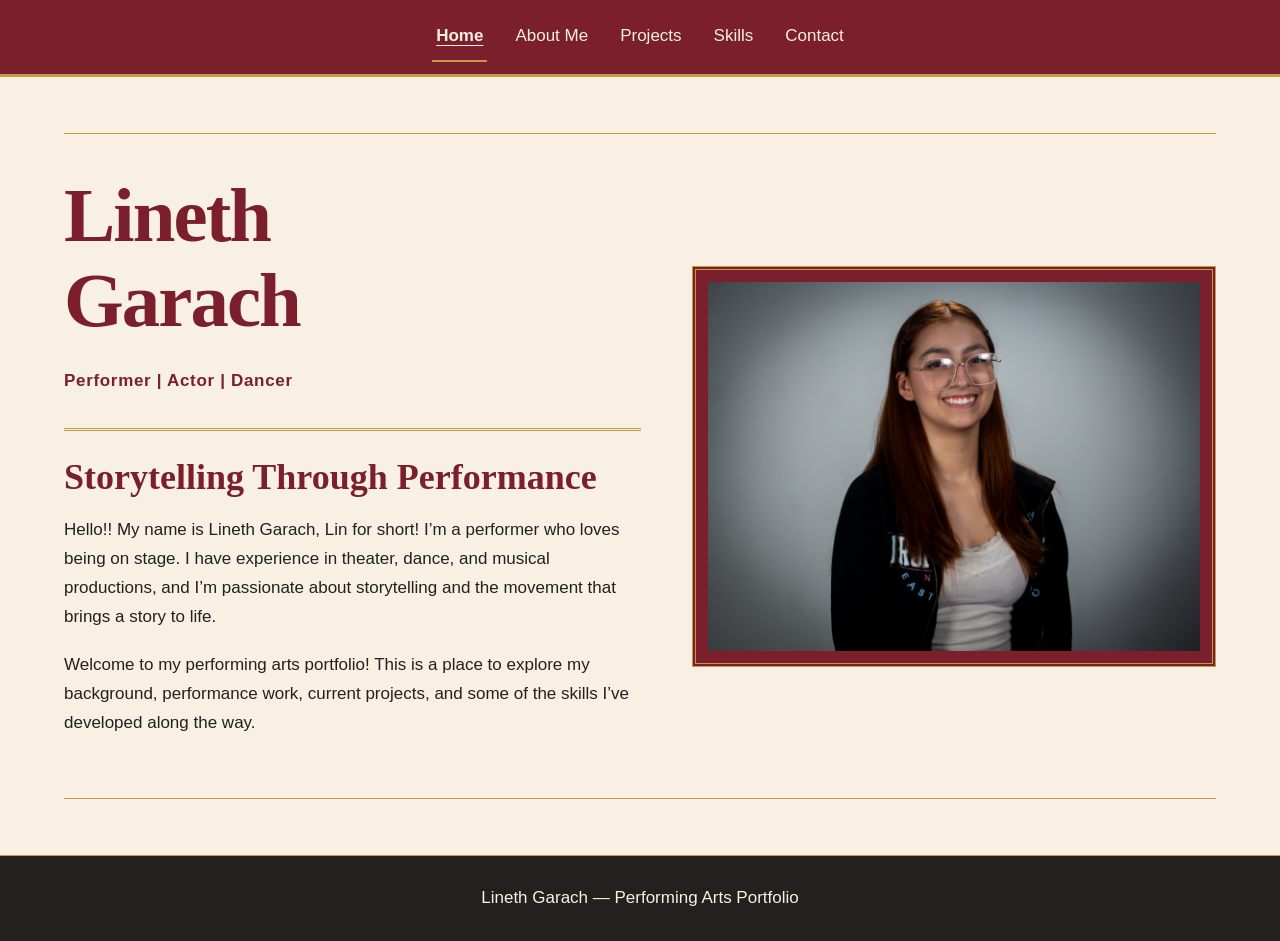
<file: index.html>
<!DOCTYPE html>
<html lang="en">
<head>
  <meta charset="UTF-8">
  <meta name="viewport" content="width=device-width, initial-scale=1.0">
  <meta name="description" content="Meet Lineth Garach, a performer, actor, and dancer with experience in theater, dance, and musical productions and a passion for storytelling through performance.">
  <title>Lineth Garach | Performer, Actor &amp; Dancer</title>
  <link rel="stylesheet" href="styles.css">
  <script src="script.js" defer></script>
</head>
<body>
  <a href="#main-content">Skip to main content</a>

  <header>
    <nav aria-label="Main navigation">
      <button type="button" class="menu-toggle" aria-expanded="false" aria-controls="navigation-links" hidden>Menu</button>
      <ul id="navigation-links">
        <li><a href="index.html" aria-current="page">Home</a></li>
        <li><a href="about.html">About Me</a></li>
        <li><a href="projects.html">Projects</a></li>
        <li><a href="skills.html">Skills</a></li>
        <li><a href="contact.html">Contact</a></li>
      </ul>
    </nav>
  </header>

  <main id="main-content" class="home-main" tabindex="-1">
    <div class="home-hero">
      <div class="home-introduction">
        <h1>Lineth Garach</h1>
        <p class="performer-subtitle">Performer | Actor | Dancer</p>

        <section aria-labelledby="introduction-heading">
          <h2 id="introduction-heading">Storytelling Through Performance</h2>
          <p>Hello!! My name is Lineth Garach, Lin for short! I’m a performer who loves being on stage. I have experience in theater, dance, and musical productions, and I’m passionate about storytelling and the movement that brings a story to life.</p>
          <p>Welcome to my performing arts portfolio! This is a place to explore my background, performance work, current projects, and some of the skills I’ve developed along the way.</p>
        </section>
      </div>
      <div class="headshot-frame">
        <img src="images/lineth-headshot.jpg" alt="Headshot of Lineth Garach" width="2048" height="1536" fetchpriority="high">
      </div>
    </div>
  </main>

  <footer>
    <p>Lineth Garach — Performing Arts Portfolio</p>
  </footer>
</body>
</html>
</file>
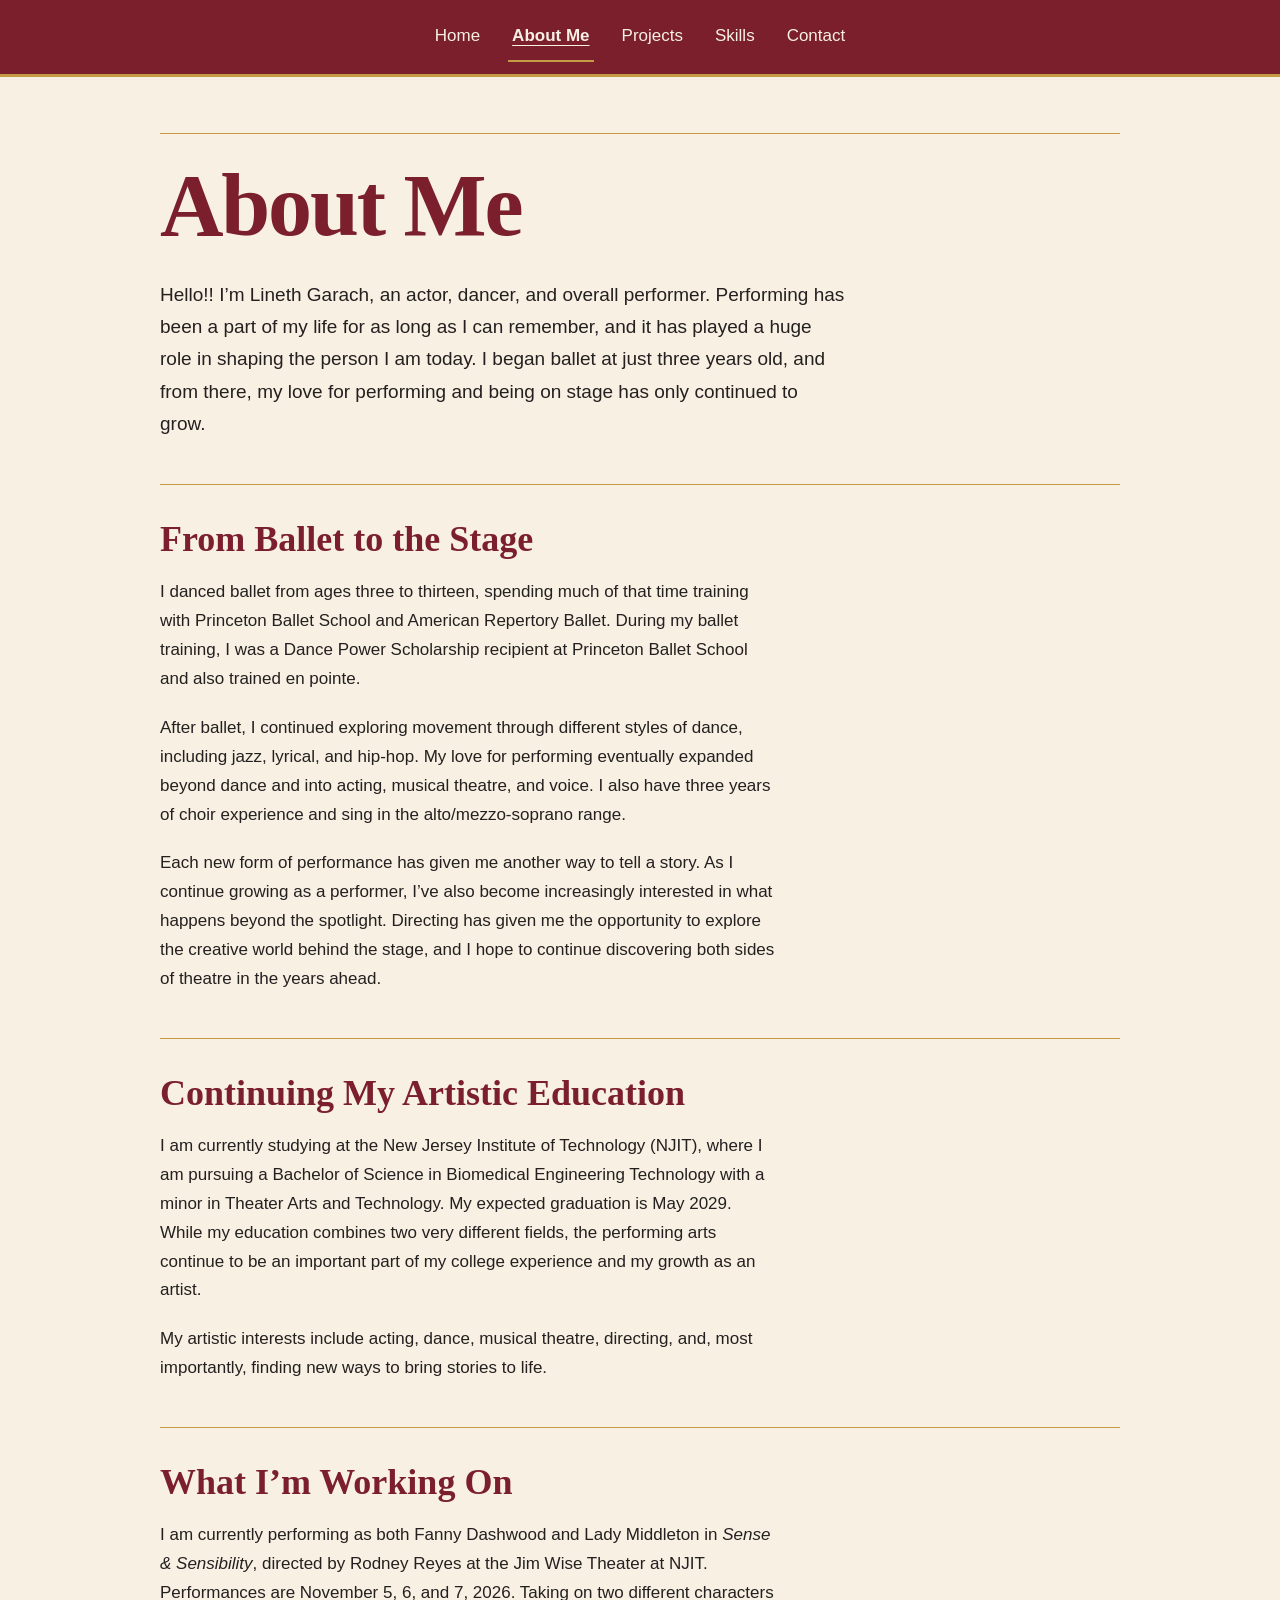
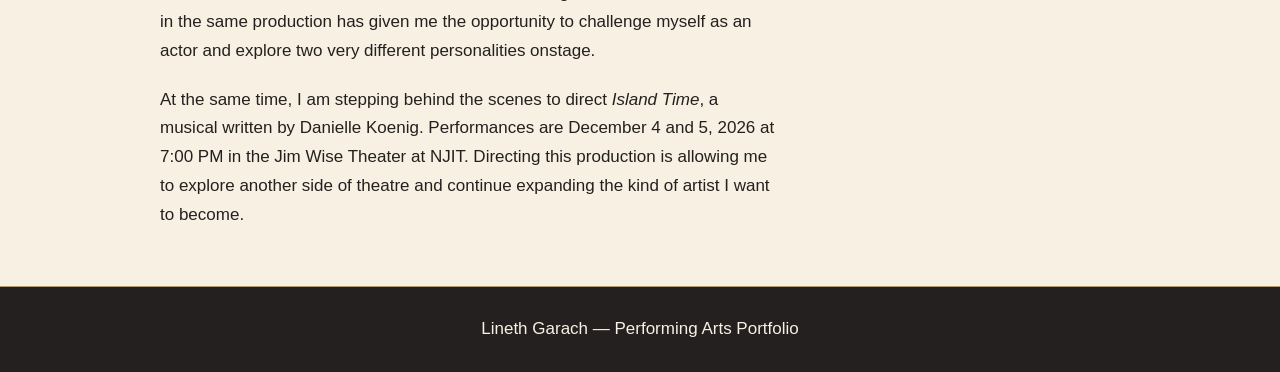
<file: about.html>
<!DOCTYPE html>
<html lang="en">
<head>
  <meta charset="UTF-8">
  <meta name="viewport" content="width=device-width, initial-scale=1.0">
  <meta name="description" content="Get to know Lineth Garach, an actor, dancer, and performer with a background in dance, voice, theater, and directing.">
  <title>About Me | Lineth Garach</title>
  <link rel="stylesheet" href="styles.css">
  <script src="script.js" defer></script>
</head>
<body>
  <a href="#main-content">Skip to main content</a>

  <header>
    <nav aria-label="Main navigation">
      <button type="button" class="menu-toggle" aria-expanded="false" aria-controls="navigation-links" hidden>Menu</button>
      <ul id="navigation-links">
        <li><a href="index.html">Home</a></li>
        <li><a href="about.html" aria-current="page">About Me</a></li>
        <li><a href="projects.html">Projects</a></li>
        <li><a href="skills.html">Skills</a></li>
        <li><a href="contact.html">Contact</a></li>
      </ul>
    </nav>
  </header>

  <main id="main-content" tabindex="-1">
    <h1>About Me</h1>
    <p>Hello!! I’m Lineth Garach, an actor, dancer, and overall performer. Performing has been a part of my life for as long as I can remember, and it has played a huge role in shaping the person I am today. I began ballet at just three years old, and from there, my love for performing and being on stage has only continued to grow.</p>

    <section aria-labelledby="background-heading">
      <h2 id="background-heading">From Ballet to the Stage</h2>
      <p>I danced ballet from ages three to thirteen, spending much of that time training with Princeton Ballet School and American Repertory Ballet. During my ballet training, I was a Dance Power Scholarship recipient at Princeton Ballet School and also trained en pointe.</p>
      <p>After ballet, I continued exploring movement through different styles of dance, including jazz, lyrical, and hip-hop. My love for performing eventually expanded beyond dance and into acting, musical theatre, and voice. I also have three years of choir experience and sing in the alto/mezzo-soprano range.</p>
      <p>Each new form of performance has given me another way to tell a story. As I continue growing as a performer, I’ve also become increasingly interested in what happens beyond the spotlight. Directing has given me the opportunity to explore the creative world behind the stage, and I hope to continue discovering both sides of theatre in the years ahead.</p>
    </section>

    <section aria-labelledby="education-heading">
      <h2 id="education-heading">Continuing My Artistic Education</h2>
      <p>I am currently studying at the New Jersey Institute of Technology (NJIT), where I am pursuing a Bachelor of Science in Biomedical Engineering Technology with a minor in Theater Arts and Technology. My expected graduation is May 2029. While my education combines two very different fields, the performing arts continue to be an important part of my college experience and my growth as an artist.</p>
      <p>My artistic interests include acting, dance, musical theatre, directing, and, most importantly, finding new ways to bring stories to life.</p>
    </section>

    <section aria-labelledby="current-work-heading">
      <h2 id="current-work-heading">What I’m Working On</h2>
      <p>I am currently performing as both Fanny Dashwood and Lady Middleton in <cite>Sense &amp; Sensibility</cite>, directed by Rodney Reyes at the Jim Wise Theater at NJIT. Performances are <time datetime="2026-11-05">November 5</time>, <time datetime="2026-11-06">6</time>, and <time datetime="2026-11-07">7, 2026</time>. Taking on two different characters in the same production has given me the opportunity to challenge myself as an actor and explore two very different personalities onstage.</p>
      <p>At the same time, I am stepping behind the scenes to direct <cite>Island Time</cite>, a musical written by Danielle Koenig. Performances are <time datetime="2026-12-04T19:00">December 4</time> and <time datetime="2026-12-05T19:00">5, 2026</time> at 7:00 PM in the Jim Wise Theater at NJIT. Directing this production is allowing me to explore another side of theatre and continue expanding the kind of artist I want to become.</p>
    </section>
  </main>

  <footer>
    <p>Lineth Garach — Performing Arts Portfolio</p>
  </footer>
</body>
</html>
</file>
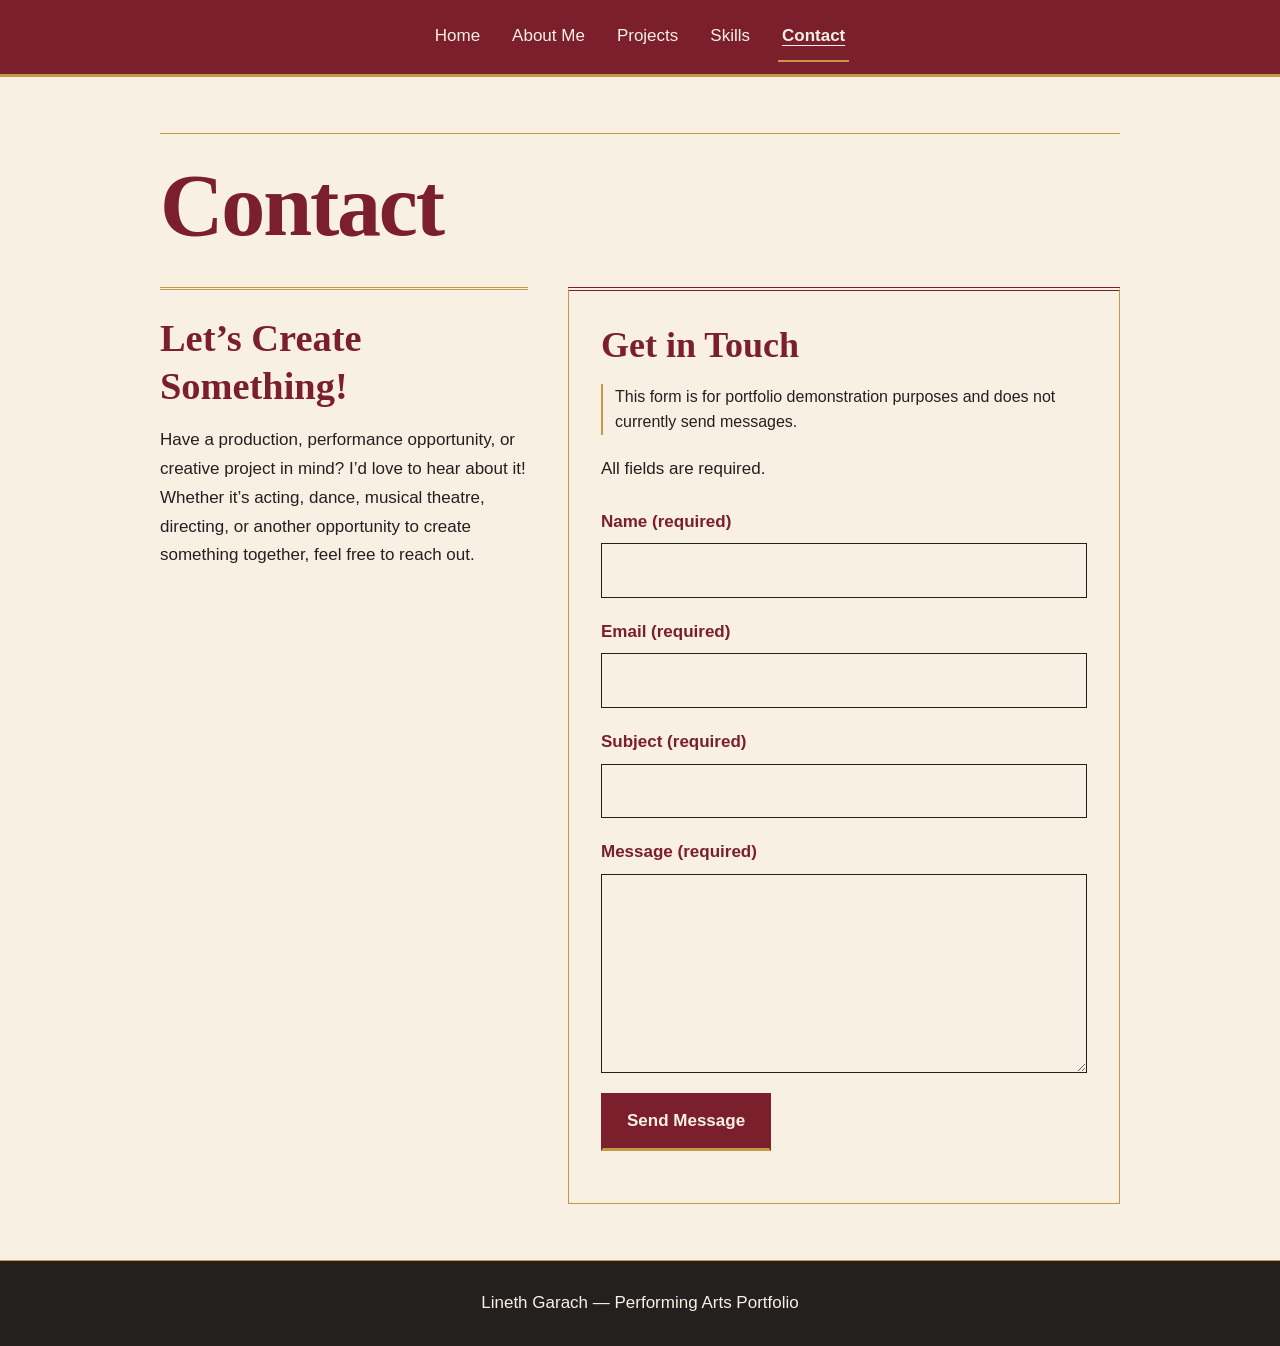
<file: contact.html>
<!DOCTYPE html>
<html lang="en">
<head>
  <meta charset="UTF-8">
  <meta name="viewport" content="width=device-width, initial-scale=1.0">
  <meta name="description" content="Contact Lineth Garach about theater productions, performance opportunities, collaborations, and other performing arts opportunities.">
  <title>Contact | Lineth Garach</title>
  <link rel="stylesheet" href="styles.css">
  <script src="script.js" defer></script>
</head>
<body>
  <a href="#main-content">Skip to main content</a>

  <header>
    <nav aria-label="Main navigation">
      <button type="button" class="menu-toggle" aria-expanded="false" aria-controls="navigation-links" hidden>Menu</button>
      <ul id="navigation-links">
        <li><a href="index.html">Home</a></li>
        <li><a href="about.html">About Me</a></li>
        <li><a href="projects.html">Projects</a></li>
        <li><a href="skills.html">Skills</a></li>
        <li><a href="contact.html" aria-current="page">Contact</a></li>
      </ul>
    </nav>
  </header>

  <main id="main-content" class="contact-main" tabindex="-1">
    <h1>Contact</h1>
    <div class="contact-layout">
      <section class="contact-introduction" aria-labelledby="creative-heading">
        <h2 id="creative-heading">Let’s Create Something!</h2>
        <p>Have a production, performance opportunity, or creative project in mind? I’d love to hear about it! Whether it’s acting, dance, musical theatre, directing, or another opportunity to create something together, feel free to reach out.</p>
      </section>

      <section class="contact-correspondence" aria-labelledby="contact-form-heading">
        <h2 id="contact-form-heading">Get in Touch</h2>
        <p id="form-note">This form is for portfolio demonstration purposes and does not currently send messages.</p>
        <p id="form-instructions">All fields are required.</p>

        <form id="contact-form" aria-labelledby="contact-form-heading" aria-describedby="form-note form-instructions">
          <p>
            <label for="contact-name">Name (required)</label>
            <input type="text" id="contact-name" name="name" autocomplete="name" aria-describedby="contact-name-error" required>
            <span id="contact-name-error" class="field-error" hidden></span>
          </p>
          <p>
            <label for="contact-email">Email (required)</label>
            <input type="email" id="contact-email" name="email" autocomplete="email" aria-describedby="contact-email-error" required>
            <span id="contact-email-error" class="field-error" hidden></span>
          </p>
          <p>
            <label for="contact-subject">Subject (required)</label>
            <input type="text" id="contact-subject" name="subject" aria-describedby="contact-subject-error" required>
            <span id="contact-subject-error" class="field-error" hidden></span>
          </p>
          <p>
            <label for="contact-message">Message (required)</label>
            <textarea id="contact-message" name="message" rows="6" aria-describedby="contact-message-error" required></textarea>
            <span id="contact-message-error" class="field-error" hidden></span>
          </p>
          <button type="submit" aria-describedby="form-note">Send Message</button>
          <p id="form-status" class="form-status" role="status" aria-atomic="true"></p>
        </form>
      </section>
    </div>
  </main>

  <footer>
    <p>Lineth Garach — Performing Arts Portfolio</p>
  </footer>
</body>
</html>
</file>
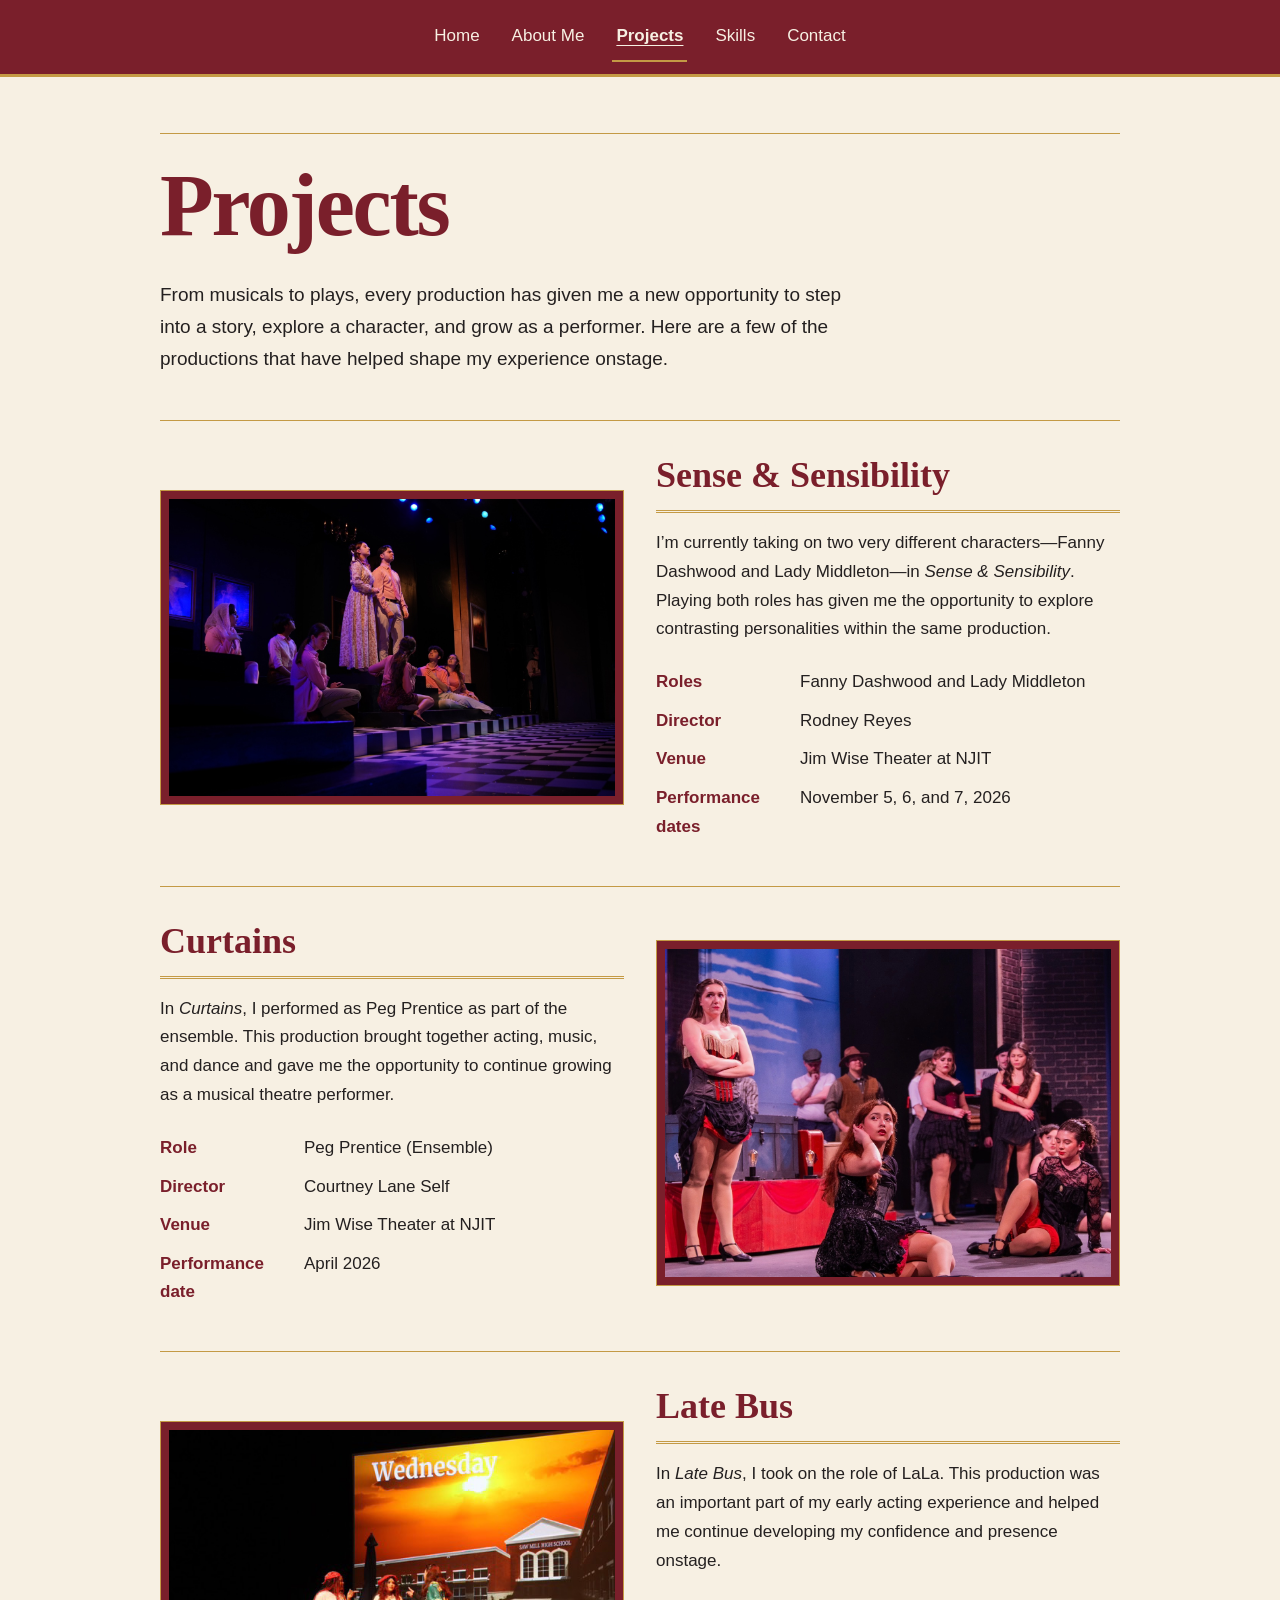
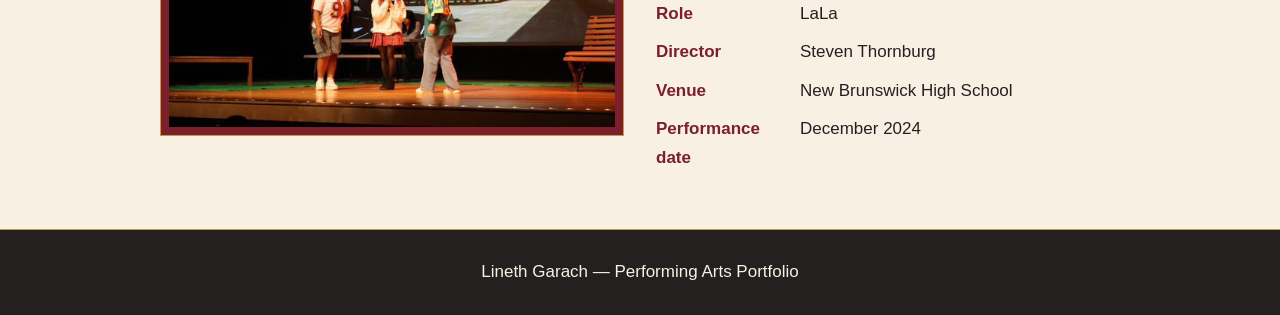
<file: projects.html>
<!DOCTYPE html>
<html lang="en">
<head>
  <meta charset="UTF-8">
  <meta name="viewport" content="width=device-width, initial-scale=1.0">
  <meta name="description" content="Explore selected theater work and performance experience by Lineth Garach in Sense &amp; Sensibility, Curtains, and Late Bus.">
  <title>Projects | Lineth Garach</title>
  <link rel="stylesheet" href="styles.css">
  <script src="script.js" defer></script>
</head>
<body>
  <a href="#main-content">Skip to main content</a>

  <header>
    <nav aria-label="Main navigation">
      <button type="button" class="menu-toggle" aria-expanded="false" aria-controls="navigation-links" hidden>Menu</button>
      <ul id="navigation-links">
        <li><a href="index.html">Home</a></li>
        <li><a href="about.html">About Me</a></li>
        <li><a href="projects.html" aria-current="page">Projects</a></li>
        <li><a href="skills.html">Skills</a></li>
        <li><a href="contact.html">Contact</a></li>
      </ul>
    </nav>
  </header>

  <main id="main-content" tabindex="-1">
    <h1>Projects</h1>
    <p>From musicals to plays, every production has given me a new opportunity to step into a story, explore a character, and grow as a performer. Here are a few of the productions that have helped shape my experience onstage.</p>

    <article class="production-entry" aria-labelledby="sense-sensibility-heading">
      <div class="production-photo">
        <img src="images/sense-sensibility.jpg" alt="Cast performing onstage in a production of Sense &amp; Sensibility" width="1400" height="933" loading="lazy">
      </div>
      <div class="production-details">
        <h2 id="sense-sensibility-heading"><cite>Sense &amp; Sensibility</cite></h2>
        <p>I’m currently taking on two very different characters—Fanny Dashwood and Lady Middleton—in <cite>Sense &amp; Sensibility</cite>. Playing both roles has given me the opportunity to explore contrasting personalities within the same production.</p>
        <dl>
          <dt>Roles</dt>
          <dd>Fanny Dashwood and Lady Middleton</dd>
          <dt>Director</dt>
          <dd>Rodney Reyes</dd>
          <dt>Venue</dt>
          <dd>Jim Wise Theater at NJIT</dd>
          <dt>Performance dates</dt>
          <dd><time datetime="2026-11-05">November 5</time>, <time datetime="2026-11-06">6</time>, and <time datetime="2026-11-07">7, 2026</time></dd>
        </dl>
      </div>
    </article>

    <article class="production-entry" aria-labelledby="curtains-heading">
      <div class="production-photo">
        <img src="images/curtains.jpeg" alt="Production photo from Curtains featuring Lineth Garach performing onstage" width="1320" height="973" loading="lazy">
      </div>
      <div class="production-details">
        <h2 id="curtains-heading"><cite>Curtains</cite></h2>
        <p>In <cite>Curtains</cite>, I performed as Peg Prentice as part of the ensemble. This production brought together acting, music, and dance and gave me the opportunity to continue growing as a musical theatre performer.</p>
        <dl>
          <dt>Role</dt>
          <dd>Peg Prentice (Ensemble)</dd>
          <dt>Director</dt>
          <dd>Courtney Lane Self</dd>
          <dt>Venue</dt>
          <dd>Jim Wise Theater at NJIT</dd>
          <dt>Performance date</dt>
          <dd><time datetime="2026-04">April 2026</time></dd>
        </dl>
      </div>
    </article>

    <article class="production-entry" aria-labelledby="late-bus-heading">
      <div class="production-photo">
        <img src="images/late-bus.JPG" alt="Production photo from Late Bus featuring Lineth Garach performing onstage" width="585" height="390" loading="lazy">
      </div>
      <div class="production-details">
        <h2 id="late-bus-heading"><cite>Late Bus</cite></h2>
        <p>In <cite>Late Bus</cite>, I took on the role of LaLa. This production was an important part of my early acting experience and helped me continue developing my confidence and presence onstage.</p>
        <dl>
          <dt>Role</dt>
          <dd>LaLa</dd>
          <dt>Director</dt>
          <dd>Steven Thornburg</dd>
          <dt>Venue</dt>
          <dd>New Brunswick High School</dd>
          <dt>Performance date</dt>
          <dd><time datetime="2024-12">December 2024</time></dd>
        </dl>
      </div>
    </article>
  </main>

  <footer>
    <p>Lineth Garach — Performing Arts Portfolio</p>
  </footer>
</body>
</html>
</file>
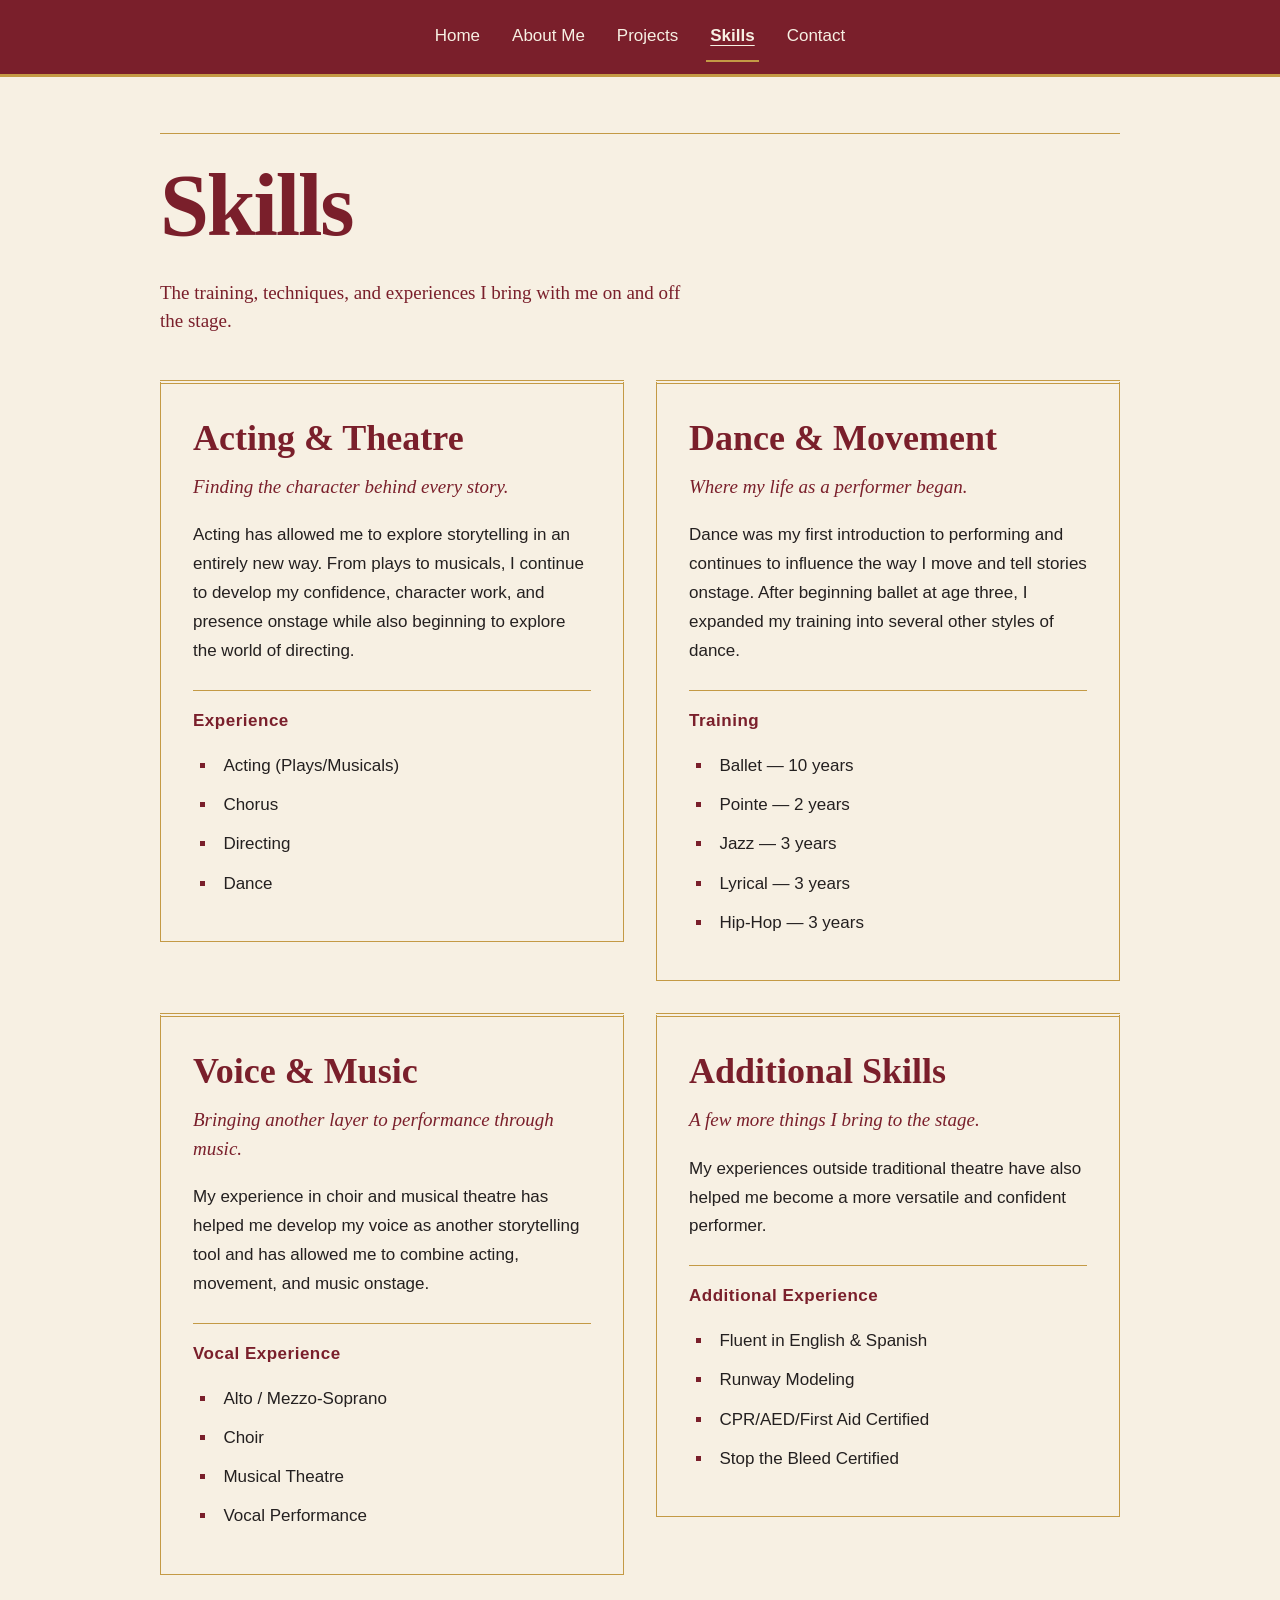
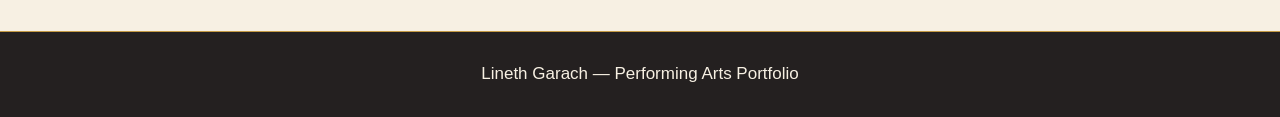
<file: skills.html>
<!DOCTYPE html>
<html lang="en">
<head>
  <meta charset="UTF-8">
  <meta name="viewport" content="width=device-width, initial-scale=1.0">
  <meta name="description" content="Explore Lineth Garach’s performing arts skills in dance, voice, theater, and additional performance experience.">
  <title>Skills | Lineth Garach</title>
  <link rel="stylesheet" href="styles.css">
  <script src="script.js" defer></script>
</head>
<body>
  <a href="#main-content">Skip to main content</a>

  <header>
    <nav aria-label="Main navigation">
      <button type="button" class="menu-toggle" aria-expanded="false" aria-controls="navigation-links" hidden>Menu</button>
      <ul id="navigation-links">
        <li><a href="index.html">Home</a></li>
        <li><a href="about.html">About Me</a></li>
        <li><a href="projects.html">Projects</a></li>
        <li><a href="skills.html" aria-current="page">Skills</a></li>
        <li><a href="contact.html">Contact</a></li>
      </ul>
    </nav>
  </header>

  <main id="main-content" tabindex="-1">
    <h1>Skills</h1>
    <p class="page-introduction">The training, techniques, and experiences I bring with me on and off the stage.</p>

    <section class="skills-grid" aria-label="Performing arts skills">
      <article class="skill-card" aria-labelledby="acting-theatre-heading">
        <h2 id="acting-theatre-heading">Acting &amp; Theatre</h2>
        <p class="skill-tagline">Finding the character behind every story.</p>
        <p>Acting has allowed me to explore storytelling in an entirely new way. From plays to musicals, I continue to develop my confidence, character work, and presence onstage while also beginning to explore the world of directing.</p>
        <p class="skill-category" id="acting-theatre-category">Experience</p>
        <ul aria-labelledby="acting-theatre-category">
          <li>Acting (Plays/Musicals)</li>
          <li>Chorus</li>
          <li>Directing</li>
          <li>Dance</li>
        </ul>
      </article>

      <article class="skill-card" aria-labelledby="dance-movement-heading">
        <h2 id="dance-movement-heading">Dance &amp; Movement</h2>
        <p class="skill-tagline">Where my life as a performer began.</p>
        <p>Dance was my first introduction to performing and continues to influence the way I move and tell stories onstage. After beginning ballet at age three, I expanded my training into several other styles of dance.</p>
        <p class="skill-category" id="dance-movement-category">Training</p>
        <ul aria-labelledby="dance-movement-category">
          <li>Ballet — 10 years</li>
          <li>Pointe — 2 years</li>
          <li>Jazz — 3 years</li>
          <li>Lyrical — 3 years</li>
          <li>Hip-Hop — 3 years</li>
        </ul>
      </article>

      <article class="skill-card" aria-labelledby="voice-music-heading">
        <h2 id="voice-music-heading">Voice &amp; Music</h2>
        <p class="skill-tagline">Bringing another layer to performance through music.</p>
        <p>My experience in choir and musical theatre has helped me develop my voice as another storytelling tool and has allowed me to combine acting, movement, and music onstage.</p>
        <p class="skill-category" id="voice-music-category">Vocal Experience</p>
        <ul aria-labelledby="voice-music-category">
          <li>Alto / Mezzo-Soprano</li>
          <li>Choir</li>
          <li>Musical Theatre</li>
          <li>Vocal Performance</li>
        </ul>
      </article>

      <article class="skill-card" aria-labelledby="additional-skills-heading">
        <h2 id="additional-skills-heading">Additional Skills</h2>
        <p class="skill-tagline">A few more things I bring to the stage.</p>
        <p>My experiences outside traditional theatre have also helped me become a more versatile and confident performer.</p>
        <p class="skill-category" id="additional-skills-category">Additional Experience</p>
        <ul aria-labelledby="additional-skills-category">
          <li>Fluent in English &amp; Spanish</li>
          <li>Runway Modeling</li>
          <li>CPR/AED/First Aid Certified</li>
          <li>Stop the Bleed Certified</li>
        </ul>
      </article>
    </section>
  </main>

  <footer>
    <p>Lineth Garach — Performing Arts Portfolio</p>
  </footer>
</body>
</html>
</file>
<file: styles.css>
:root {
  --cream: #F7F0E3;
  --burgundy: #7A1F2B;
  --gold: #C49A45;
  --charcoal: #242020;
  --heading-font: "Playfair Display", "Baskerville", "Palatino Linotype", Georgia, serif;
}

* {
  box-sizing: border-box;
}

body {
  margin: 0;
  background: var(--cream);
  color: var(--charcoal);
  font-family: Arial, Helvetica, sans-serif;
  font-size: 1.0625rem;
  line-height: 1.7;
  overflow-wrap: break-word;
}

a {
  color: var(--burgundy);
  text-underline-offset: 0.25em;
}

a:hover {
  text-decoration-thickness: 0.15em;
}

:focus,
:focus-visible {
  outline: 3px solid var(--burgundy);
  outline-offset: 4px;
}

body > a[href="#main-content"] {
  position: absolute;
  top: 0.75rem;
  left: 1rem;
  z-index: 10;
  padding: 0.75rem 1rem;
  transform: translateY(calc(-100% - 1.5rem));
  background: var(--cream);
  color: var(--burgundy);
  font-weight: 700;
}

body > a[href="#main-content"]:focus {
  transform: translateY(0);
}

body > header {
  background: var(--burgundy);
  border-bottom: 3px solid var(--gold);
}

nav {
  max-width: 68rem;
  margin-inline: auto;
  padding: 0.75rem 1.5rem;
}

nav ul {
  display: flex;
  flex-wrap: wrap;
  justify-content: center;
  gap: 0.25rem 1.5rem;
  margin: 0;
  padding: 0;
  list-style: none;
}

nav a {
  display: block;
  padding: 0.6rem 0.25rem;
  border-bottom: 2px solid transparent;
  color: var(--cream);
  text-decoration: none;
}

nav a:hover {
  border-bottom-color: var(--gold);
  text-decoration: underline;
}

nav a[aria-current="page"] {
  border-bottom-color: var(--gold);
  font-weight: 700;
  text-decoration: underline;
}

nav a:focus,
nav a:focus-visible {
  outline-color: var(--cream);
}

.menu-toggle {
  display: none;
  border-color: var(--gold);
}

.menu-toggle:focus,
.menu-toggle:focus-visible {
  outline-color: var(--cream);
}

#navigation-links[hidden] {
  display: none;
}

main {
  width: min(100% - 3rem, 60rem);
  min-height: 70vh;
  margin: 3.5rem auto;
  padding-top: 1.5rem;
  border-top: 1px solid var(--gold);
}

h1,
h2 {
  color: var(--burgundy);
  font-family: var(--heading-font);
  font-weight: 700;
  text-wrap: balance;
}

h1 {
  margin: 0 0 1.5rem;
  font-size: clamp(2.75rem, 7vw, 5.5rem);
  line-height: 1.1;
  letter-spacing: -0.025em;
}

h2 {
  margin: 0 0 1rem;
  font-size: clamp(1.65rem, 3vw, 2.25rem);
  line-height: 1.25;
}

p {
  max-width: 65ch;
  margin: 0 0 1.25rem;
}

main > p:first-of-type {
  font-size: 1.1875rem;
}

main > section,
main > article {
  margin-top: 2.75rem;
  padding-top: 2rem;
  border-top: 1px solid var(--gold);
}

/* Framed performer introduction. */
.home-main {
  width: min(100% - 3rem, 72rem);
  padding-block: 2.5rem;
  border-bottom: 1px solid var(--gold);
}

.home-hero {
  display: grid;
  grid-template-columns: minmax(0, 1.1fr) minmax(0, 1fr);
  align-items: center;
  gap: clamp(2rem, 4vw, 4rem);
}

.home-main h1 {
  max-width: 8ch;
  font-size: clamp(3.25rem, 6vw, 6rem);
}

.home-introduction section {
  margin-top: 2rem;
  padding-top: 1.5rem;
  border-top: 3px double var(--gold);
}

.performer-subtitle {
  color: var(--burgundy);
  font-weight: 700;
  letter-spacing: 0.04em;
}

.headshot-frame,
.production-photo {
  min-width: 0;
  padding: 0.5rem;
  border: 1px solid var(--gold);
  background: var(--burgundy);
}

.headshot-frame {
  padding: 0.75rem;
  border: 4px double var(--gold);
}

.headshot-frame img,
.production-photo img {
  display: block;
  width: 100%;
  height: auto;
}

.production-entry {
  display: grid;
  grid-template-columns: minmax(0, 1fr) minmax(0, 1fr);
  align-items: center;
  gap: 2rem;
  padding-inline-start: 0;
  border-inline-start: 0;
}

.production-entry:nth-of-type(even) .production-photo {
  grid-column: 2;
  grid-row: 1;
}

.production-entry:nth-of-type(even) .production-details {
  grid-column: 1;
  grid-row: 1;
}

.production-details {
  min-width: 0;
}

.production-details h2 {
  padding-bottom: 0.75rem;
  border-bottom: 3px double var(--gold);
}

.production-details dl {
  grid-template-columns: minmax(0, 8rem) minmax(0, 1fr);
  column-gap: 1rem;
}

.production-placeholder {
  display: grid;
  place-items: center;
  min-width: 0;
  min-height: 16rem;
  aspect-ratio: 4 / 3;
  padding: 1.5rem;
  border: 4px double var(--gold);
  background: var(--burgundy);
  color: var(--cream);
  text-align: center;
}

.production-placeholder p {
  margin: 0;
  font-family: var(--heading-font);
  font-size: 1.75rem;
  line-height: 1.3;
}

.page-introduction {
  max-width: 55ch;
  color: var(--burgundy);
  font-family: var(--heading-font);
  font-size: 1.1875rem;
  line-height: 1.5;
}

main > .skills-grid {
  display: grid;
  grid-template-columns: repeat(2, minmax(0, 1fr));
  align-items: start;
  gap: 2rem;
  padding-top: 0;
  border-top: 0;
}

.skills-grid .skill-card {
  min-width: 0;
  padding: 2rem;
  border: 1px solid var(--gold);
  border-top: 4px double var(--gold);
  background: var(--cream);
}

.skill-card h2 {
  margin-bottom: 0.75rem;
}

.skill-tagline {
  color: var(--burgundy);
  font-family: var(--heading-font);
  font-size: 1.1875rem;
  font-style: italic;
  line-height: 1.5;
}

.skill-category {
  margin: 1.5rem 0 1rem;
  padding-top: 1rem;
  border-top: 1px solid var(--gold);
  color: var(--burgundy);
  font-weight: 700;
  letter-spacing: 0.03em;
}

.contact-layout {
  display: grid;
  grid-template-columns: minmax(0, 0.8fr) minmax(0, 1.2fr);
  align-items: start;
  gap: 2.5rem;
  margin-top: 2rem;
}

.contact-introduction {
  min-width: 0;
  padding-top: 1.5rem;
  border-top: 3px double var(--gold);
}

.contact-introduction h2 {
  font-size: clamp(1.75rem, 3vw, 2.5rem);
}

.contact-correspondence {
  min-width: 0;
  padding: 2rem;
  border: 1px solid var(--gold);
  border-top: 4px double var(--burgundy);
  background: var(--cream);
}

.contact-main #form-note {
  padding-inline-start: 0.75rem;
  border-inline-start-width: 2px;
  font-size: 1rem;
  line-height: 1.6;
}

.contact-correspondence form {
  width: 100%;
  margin-top: 1.5rem;
}

.contact-correspondence label {
  color: var(--burgundy);
}

.contact-correspondence button {
  border-bottom: 3px solid var(--gold);
}

article {
  padding-inline-start: 1.5rem;
  border-inline-start: 3px solid var(--burgundy);
}

h2 cite {
  font-style: normal;
}

dl {
  display: grid;
  grid-template-columns: minmax(8rem, 10rem) minmax(0, 1fr);
  gap: 0.6rem 1.5rem;
  margin: 1.5rem 0 0;
}

dt {
  color: var(--burgundy);
  font-weight: 700;
}

dd {
  margin: 0;
}

section ul {
  max-width: 65ch;
  margin: 0;
  padding-inline-start: 1.5rem;
  list-style-type: square;
}

section li {
  padding-inline-start: 0.4rem;
  margin-bottom: 0.65rem;
}

section li::marker {
  color: var(--burgundy);
}

#form-note {
  padding-inline-start: 1rem;
  border-inline-start: 3px solid var(--gold);
}

form {
  max-width: 40rem;
  margin-top: 2rem;
}

label {
  display: block;
  margin-bottom: 0.4rem;
  font-weight: 700;
}

input,
textarea {
  display: block;
  width: 100%;
  min-width: 0;
  padding: 0.75rem;
  border: 1px solid var(--charcoal);
  border-radius: 0;
  background: var(--cream);
  color: var(--charcoal);
  font: inherit;
}

textarea {
  resize: vertical;
  min-height: 10rem;
}

button {
  min-height: 3rem;
  padding: 0.75rem 1.5rem;
  border: 2px solid var(--burgundy);
  background: var(--burgundy);
  color: var(--cream);
  font: inherit;
  font-weight: 700;
  cursor: pointer;
}

button:hover {
  border-color: var(--charcoal);
  background: var(--charcoal);
  text-decoration: underline;
  text-underline-offset: 0.25em;
}

.field-error:not([hidden]) {
  display: block;
  margin-top: 0.4rem;
  color: var(--burgundy);
  font-weight: 700;
}

input[aria-invalid="true"],
textarea[aria-invalid="true"] {
  border: 2px solid var(--burgundy);
}

.form-status:not(:empty) {
  margin-top: 1.25rem;
  padding: 1rem;
  border-inline-start: 3px solid var(--burgundy);
  color: var(--charcoal);
  font-weight: 700;
}

body > footer {
  padding: 1.75rem 1.5rem;
  border-top: 1px solid var(--gold);
  background: var(--charcoal);
  color: var(--cream);
  text-align: center;
}

footer p {
  margin: 0 auto;
}

@media (max-width: 40rem) {
  .contact-layout {
    grid-template-columns: minmax(0, 1fr);
    gap: 1.5rem;
  }

  .contact-correspondence {
    padding: 1.25rem;
  }

  main > .skills-grid {
    grid-template-columns: minmax(0, 1fr);
    gap: 1.5rem;
  }

  .skills-grid .skill-card {
    padding: 1.5rem;
  }

  nav {
    padding-inline: 1rem;
  }

  nav ul {
    gap: 0.25rem 1rem;
    flex-direction: column;
    margin-top: 0.5rem;
  }

  .menu-toggle:not([hidden]) {
    display: block;
  }

  nav a {
    padding: 0.75rem;
  }

  main {
    width: calc(100% - 2rem);
    margin-block: 2rem;
  }

  .home-main {
    width: calc(100% - 2rem);
    padding-block: 1.5rem;
  }

  .home-hero,
  .production-entry {
    grid-template-columns: minmax(0, 1fr);
    gap: 1.5rem;
  }

  .headshot-frame {
    width: 100%;
    max-width: 30rem;
    justify-self: center;
  }

  .production-entry:nth-of-type(even) .production-photo,
  .production-entry:nth-of-type(even) .production-details {
    grid-column: auto;
    grid-row: auto;
  }

  .production-details dl {
    grid-template-columns: minmax(0, 1fr);
  }

  main > section,
  main > article {
    margin-top: 2rem;
    padding-top: 1.5rem;
  }

  article {
    padding-inline-start: 1rem;
  }

  dl {
    grid-template-columns: minmax(0, 1fr);
    gap: 0.2rem;
  }

  dd + dt {
    margin-top: 0.75rem;
  }

  button {
    width: 100%;
  }
}
</file>
